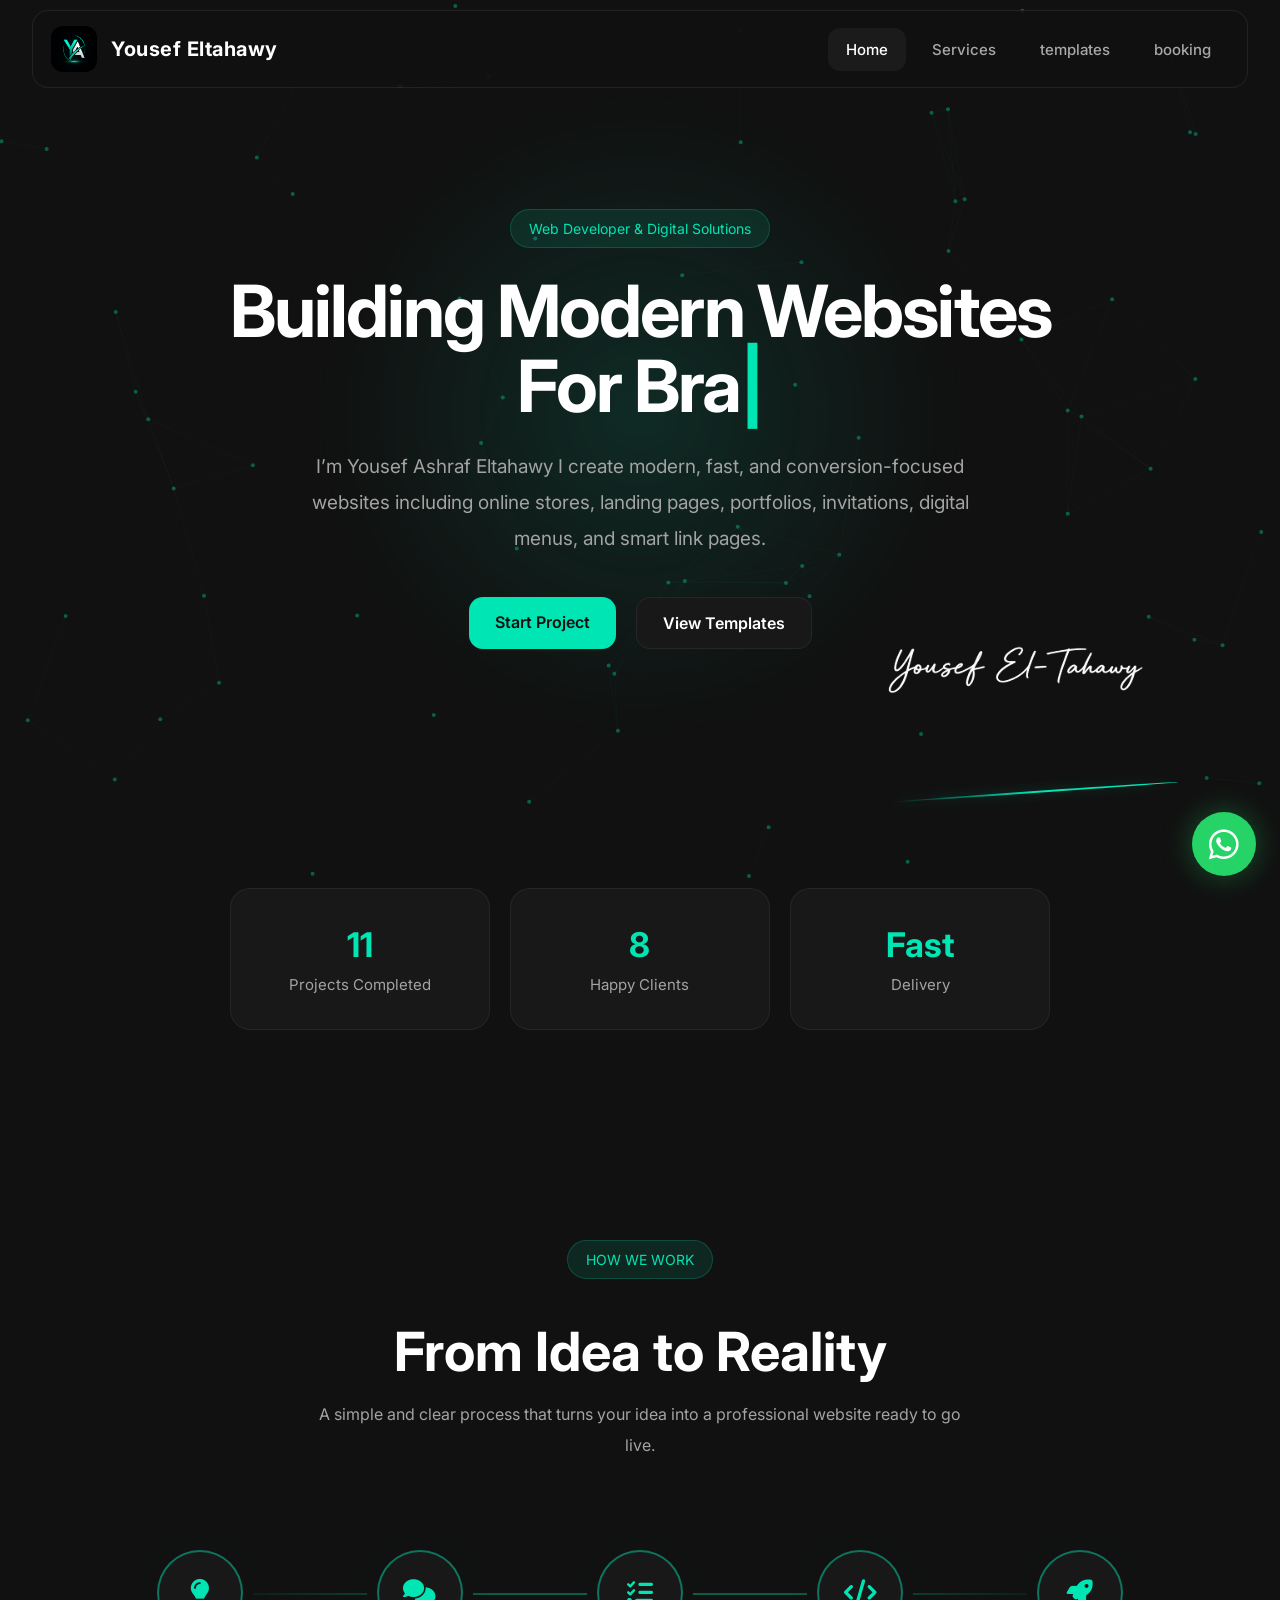
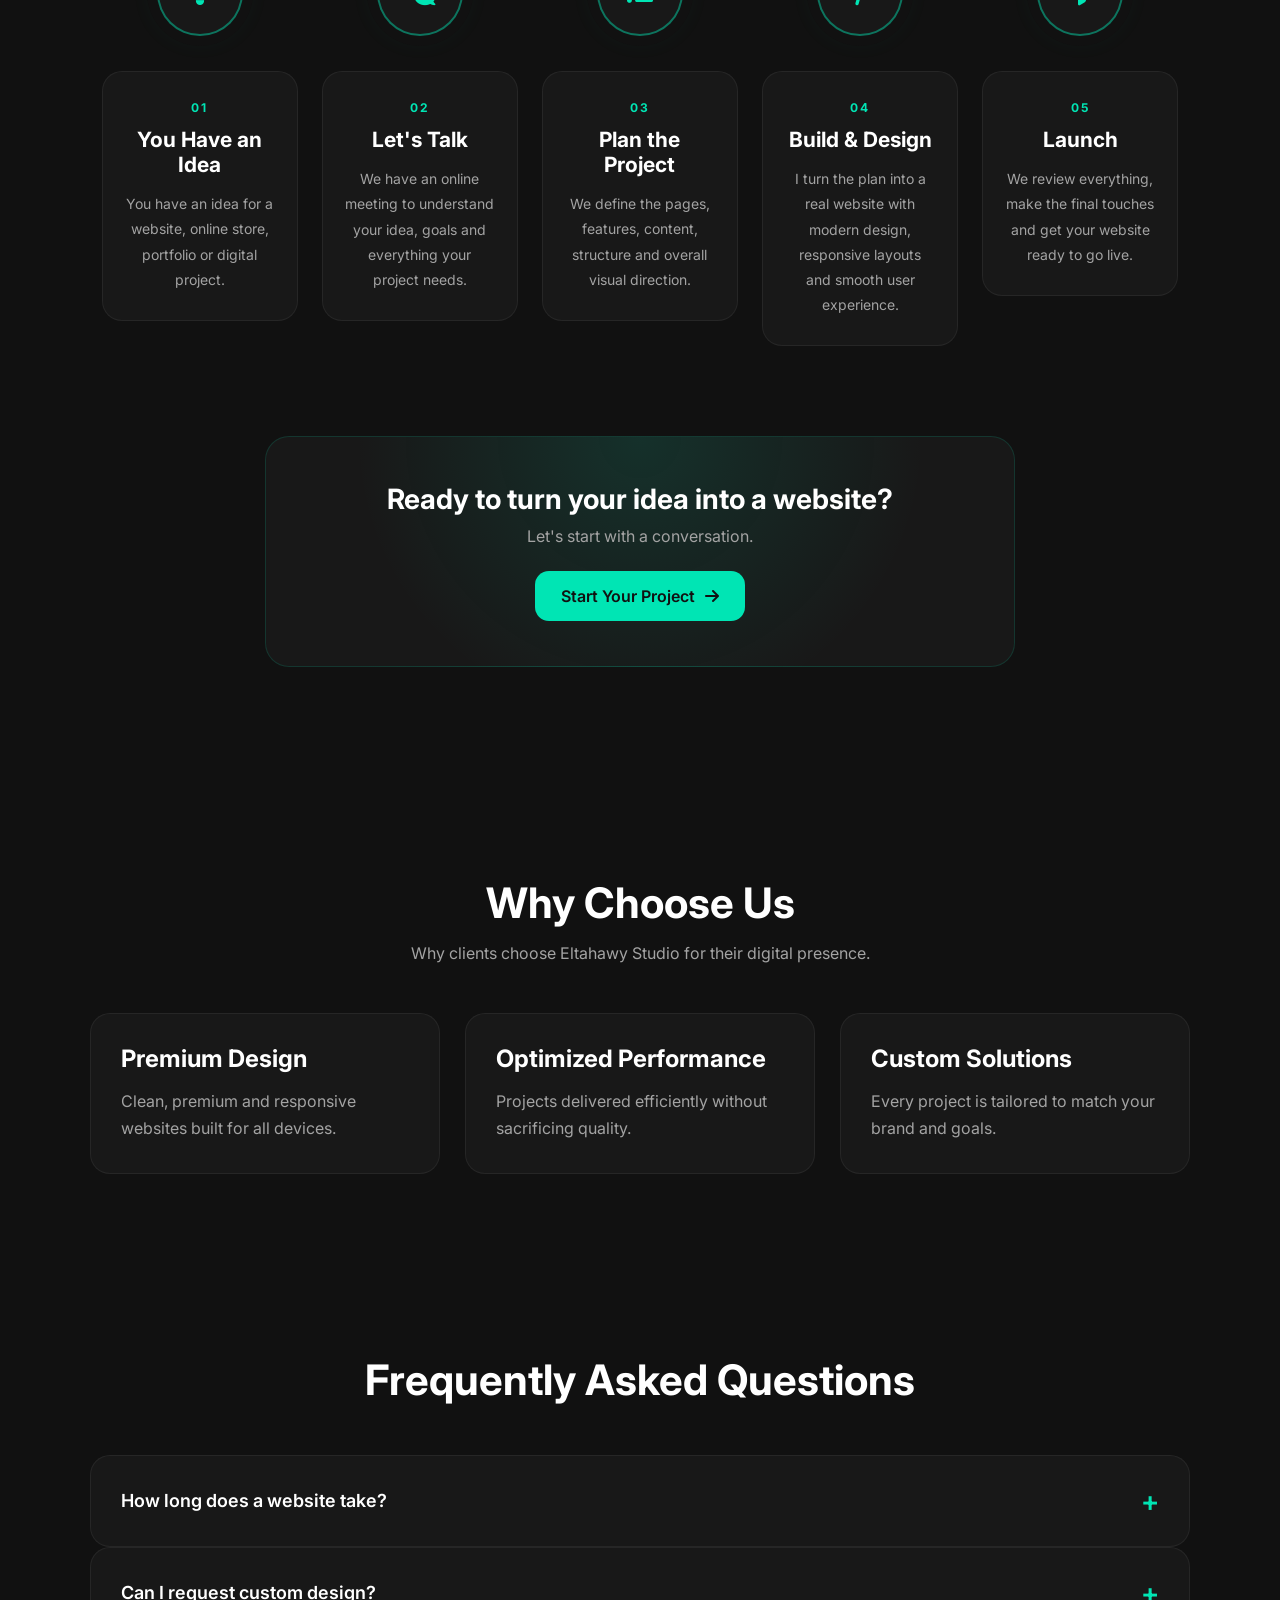
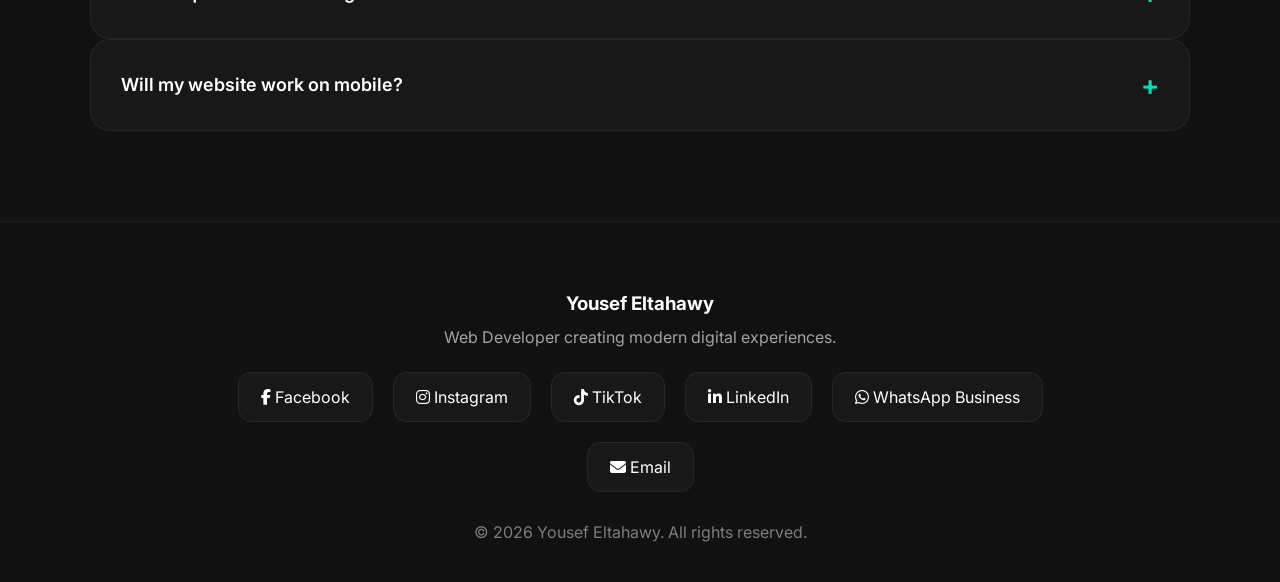
<file: index.html>
<!DOCTYPE html>
<html lang="en">
<head>

<meta charset="UTF-8">
<meta http-equiv="X-UA-Compatible" content="IE=edge">

<meta name="viewport" content="width=device-width, initial-scale=1.0, maximum-scale=5">

<!-- Google Verification -->
<meta name="google-site-verification" content="qsjFEqIGCmsPD7K8iKfn00CA_WCI45lHF5KEvevb60I">

<!-- Primary SEO -->
<title>Yousef Eltahawy | Professional Web Developer & UI/UX Designer</title>

<meta name="title" content="Yousef Eltahawy | Professional Web Developer">

<meta name="description" content="Official portfolio of Yousef Eltahawy. I create premium websites, landing pages, online stores, portfolios, business websites, QR menus and modern web experiences with stunning UI, smooth animations and responsive design.">

<meta name="keywords" content="
Yousef Eltahawy,
Web Developer,
Frontend Developer,
Website Developer,
Portfolio,
Landing Page,
Online Store,
Business Website,
UI Design,
UX Design,
HTML,
CSS,
JavaScript,
Responsive Website,
GitHub Portfolio,
Egypt Web Developer">

<meta name="author" content="Yousef Eltahawy">

<meta name="robots" content="index,follow,max-image-preview:large,max-snippet:-1,max-video-preview:-1">

<meta name="theme-color" content="#00E5B4">

<meta name="format-detection" content="telephone=no">

<meta name="language" content="English">

<meta name="revisit-after" content="7 days">

<link rel="canonical" href="https://yoyou458.github.io/home/">

<!-- Favicon -->

<link rel="icon" type="image/png" sizes="512x512" href="logo.png">
<link rel="shortcut icon" href="logo.png">
<link rel="apple-touch-icon" href="logo.png">

<!-- Open Graph -->

<meta property="og:type" content="website">

<meta property="og:site_name" content="Yousef Eltahawy">

<meta property="og:locale" content="en_US">

<meta property="og:url" content="https://yoyou458.github.io/home/">

<meta property="og:title" content="Yousef Eltahawy | Professional Web Developer">

<meta property="og:description" content="Premium websites, online stores, portfolios and landing pages with modern UI, smooth animations and responsive design.">

<meta property="og:image" content="https://yoyou458.github.io/home/logo.png">

<meta property="og:image:secure_url" content="https://yoyou458.github.io/home/logo.png">

<meta property="og:image:type" content="image/png">

<meta property="og:image:width" content="1200">

<meta property="og:image:height" content="630">

<meta property="og:image:alt" content="Yousef Eltahawy Logo">

<!-- Twitter -->

<meta name="twitter:card" content="summary_large_image">

<meta name="twitter:title" content="Yousef Eltahawy | Professional Web Developer">

<meta name="twitter:description" content="Modern websites, online stores, portfolios and responsive web development.">

<meta name="twitter:image" content="https://yoyou458.github.io/home/logo.png">

<meta name="twitter:image:alt" content="Yousef Eltahawy Logo">

<!-- PWA -->

<meta name="application-name" content="Yousef Eltahawy">

<meta name="apple-mobile-web-app-title" content="Yousef Eltahawy">

<meta name="apple-mobile-web-app-capable" content="yes">

<meta name="apple-mobile-web-app-status-bar-style" content="black-translucent">

<!-- Structured Data -->

<script type="application/ld+json">
{
 "@context":"https://schema.org",
 "@type":"Person",
 "name":"Yousef Eltahawy",
 "url":"https://yoyou458.github.io/home/",
 "image":"https://yoyou458.github.io/home/logo.png",
 "jobTitle":"Web Developer",
 "description":"Professional Front-End Web Developer",
 "sameAs":[
   "https://github.com/yoyou458"
 ]
}
</script>

<!-- Performance -->

<link rel="preconnect" href="https://fonts.googleapis.com">

<link rel="preconnect" href="https://fonts.gstatic.com" crossorigin>

<link href="https://fonts.googleapis.com/css2?family=Inter:wght@300;400;500;600;700;800&display=swap" rel="stylesheet">

<link rel="stylesheet" href="https://cdnjs.cloudflare.com/ajax/libs/font-awesome/6.7.2/css/all.min.css">

<link rel="stylesheet" href="style.css">

</head>

<body>

    <canvas id="particles"></canvas>

<nav class="navbar">

    <a href="index.html" class="logo">
        <img src="logo.png" alt="Yousef Eltahawy Logo">
        <span>Yousef Eltahawy</span>
    </a>


    <div class="menu-toggle" id="menuToggle">
        <span></span>
        <span></span>
        <span></span>
    </div>


    <div class="nav-links" id="navLinks">

        <a href="index.html" class="active">
            Home
        </a>

        <a href="services.html">
            Services
        </a>

        <a href="templates.html">
            templates
        </a>

        <a href="booking.html">
            booking
        </a>

    </div>

</nav>

<section class="hero">

    <div class="hero-left">

        <span class="tag">
            Web Developer & Digital Solutions
        </span>

        <h1 id="typing-text"></h1>

        <p>
            I’m Yousef Ashraf Eltahawy
            I create modern, fast, and conversion-focused websites
            including online stores, landing pages, portfolios,
            invitations, digital menus, and smart link pages.
        </p>

        <div class="hero-buttons">
            <a href="booking.html" class="primary-btn">
                Start Project
            </a>

            <a href="templates.html" class="secondary-btn">
                View Templates
            </a>
        </div>

    </div>


    <!-- PERSONAL SIGNATURE -->

    <div class="hero-signature">

        <img
            src="signature.png"
            alt="Yousef El-Tahawy Signature"
        >

        <span></span>

    </div>

</section>

<div class="hero-stats">
    <div class="stat-box">
        <h3 class="counter" data-target="20">0</h3>
        <p>Projects Completed</p>
    </div>

    <div class="stat-box">
        <h3 class="counter" data-target="15">0</h3>
        <p>Happy Clients</p>
    </div>

    <div class="stat-box">
        <h3>Fast</h3>
        <p>Delivery</p>
    </div>
</div>

<!-- =========================
     HOW WE WORK
========================= -->

<section class="process-section">

    <div class="section-head process-head">

        <span class="tag">
            HOW WE WORK
        </span>

        <h2>
            From Idea to Reality
        </h2>

        <p>
            A simple and clear process that turns your idea
            into a professional website ready to go live.
        </p>

    </div>


    <div class="process-line">


        <!-- STEP 01 -->

        <div class="process-step">

            <div class="process-dot">
                <i class="fa-solid fa-lightbulb"></i>
            </div>

            <div class="process-card">

                <span class="process-number">
                    01
                </span>

                <h3>
                    You Have an Idea
                </h3>

                <p>
                    You have an idea for a website, online store,
                    portfolio or digital project.
                </p>

            </div>

        </div>


        <!-- STEP 02 -->

        <div class="process-step">

            <div class="process-dot">
                <i class="fa-solid fa-comments"></i>
            </div>

            <div class="process-card">

                <span class="process-number">
                    02
                </span>

                <h3>
                    Let's Talk
                </h3>

                <p>
                    We have an online meeting to understand your
                    idea, goals and everything your project needs.
                </p>

            </div>

        </div>


        <!-- STEP 03 -->

        <div class="process-step">

            <div class="process-dot">
                <i class="fa-solid fa-list-check"></i>
            </div>

            <div class="process-card">

                <span class="process-number">
                    03
                </span>

                <h3>
                    Plan the Project
                </h3>

                <p>
                    We define the pages, features, content,
                    structure and overall visual direction.
                </p>

            </div>

        </div>


        <!-- STEP 04 -->

        <div class="process-step">

            <div class="process-dot">
                <i class="fa-solid fa-code"></i>
            </div>

            <div class="process-card">

                <span class="process-number">
                    04
                </span>

                <h3>
                    Build & Design
                </h3>

                <p>
                    I turn the plan into a real website with
                    modern design, responsive layouts and smooth
                    user experience.
                </p>

            </div>

        </div>


        <!-- STEP 05 -->

        <div class="process-step">

            <div class="process-dot">
                <i class="fa-solid fa-rocket"></i>
            </div>

            <div class="process-card">

                <span class="process-number">
                    05
                </span>

                <h3>
                    Launch
                </h3>

                <p>
                    We review everything, make the final touches
                    and get your website ready to go live.
                </p>

            </div>

        </div>

    </div>


    <div class="process-cta">

        <h3>
            Ready to turn your idea into a website?
        </h3>

        <p>
            Let's start with a conversation.
        </p>

        <a href="booking.html" class="primary-btn">
            Start Your Project
            <i class="fa-solid fa-arrow-right"></i>
        </a>

    </div>

</section>


<section class="why-us">
    <div class="section-head">
        <h2>Why Choose Us</h2>
        <p>Why clients choose Eltahawy Studio for their digital presence.</p>
    </div>

    <div class="why-grid">
        <div class="why-card">
            <h3>Premium Design</h3>
            <p>Clean, premium and responsive websites built for all devices.</p>
        </div>

        <div class="why-card">
            <h3>Optimized Performance</h3>
            <p>Projects delivered efficiently without sacrificing quality.</p>
        </div>

        <div class="why-card">
            <h3>Custom Solutions</h3>
            <p>Every project is tailored to match your brand and goals.</p>
        </div>
    </div>
</section>

<section class="faq-section">
    <div class="section-head">
        <h2>Frequently Asked Questions</h2>
    </div>

<div class="faq-item">
    <button class="faq-question">
        <span>How long does a website take?</span>
        <span class="faq-icon">+</span>
    </button>

    <div class="faq-answer">
        <p>
            Most websites are completed within a few days
            depending on complexity.
        </p>
    </div>
</div>

<div class="faq-item">
    <button class="faq-question">
        <span>Can I request custom design?</span>
        <span class="faq-icon">+</span>
    </button>

    <div class="faq-answer">
        <p>
            Yes, every project can be fully customized based on your vision.
        </p>
    </div>
</div>

<div class="faq-item">
    <button class="faq-question">
        <span>Will my website work on mobile?</span>
        <span class="faq-icon">+</span>
    </button>

    <div class="faq-answer">
        <p>
            Yes, all websites are fully responsive and optimized for mobile devices.
        </p>
    </div>
</div>
    </div>
</section>


 <!-- FOOTER -->

    <footer class="footer">

        <div class="footer-content">

            <h3>
                Yousef Eltahawy
            </h3>

            <p>
                Web Developer creating modern digital experiences.
            </p>


            <div class="footer-buttons">

                <a href="https://www.facebook.com/profile.php?id=61593084830666"
                   target="_blank"
                   rel="noopener noreferrer">

                    <i class="fa-brands fa-facebook-f"></i>

                    Facebook

                </a>


                <a href="https://www.instagram.com/yousefeltahawy.dev/"
                   target="_blank"
                   rel="noopener noreferrer">

                    <i class="fa-brands fa-instagram"></i>

                    Instagram

                </a>


                <a href="https://www.tiktok.com/@yousefeltahawy"
                   target="_blank"
                   rel="noopener noreferrer">

                    <i class="fa-brands fa-tiktok"></i>

                    TikTok

                </a>


                <a href="https://www.linkedin.com/in/yousef-el-tahawy/"
                   target="_blank"
                   rel="noopener noreferrer">

                    <i class="fa-brands fa-linkedin-in"></i>

                    LinkedIn

                </a>

                <a href="https://wa.me/20111443002"
   target="_blank"
   rel="noopener noreferrer">

    <i class="fa-brands fa-whatsapp"></i>

    WhatsApp Business

</a>

<a href="mailto:yousefeltahawyashraf@gmail.com">

    <i class="fa-solid fa-envelope"></i>

    Email

</a>

            </div>


            <span>
                © 2026 Yousef Eltahawy. All rights reserved.
            </span>

        </div>

    </footer>




<a href="https://wa.me/201114430072"
   class="whatsapp-float"
   target="_blank">
   <i class="fa-brands fa-whatsapp"></i>
</a>


<script src="script.js"></script>

</body>
</html>
</file>
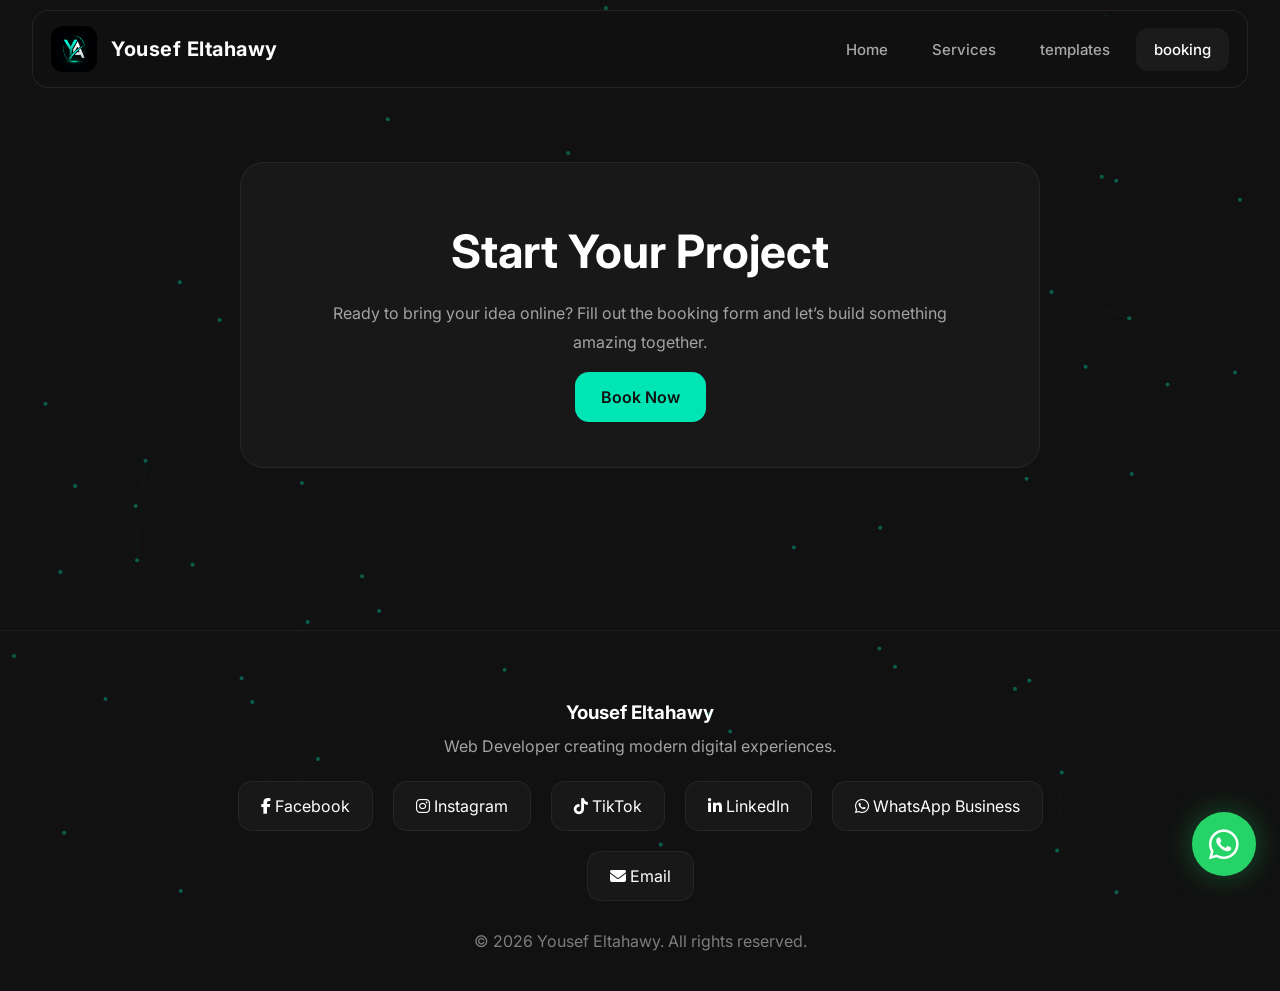
<file: booking.html>
<!DOCTYPE html>
<html lang="en">
<head>
<meta charset="UTF-8">
<meta name="viewport" content="width=device-width, initial-scale=1.0">

<title>Booking | Yousef El-Tahawy</title>

<link rel="icon" type="image/png" href="logo.png">

<link rel="stylesheet" href="style.css">

<link href="https://fonts.googleapis.com/css2?family=Inter:wght@300;400;500;600;700&display=swap" rel="stylesheet">

<link rel="stylesheet"
href="https://cdnjs.cloudflare.com/ajax/libs/font-awesome/6.5.1/css/all.min.css">
</head>
<body>

    <canvas id="particles"></canvas>

<nav class="navbar">

    <a href="index.html" class="logo">
        <img src="logo.png" alt="Yousef Eltahawy Logo">
        <span>Yousef Eltahawy</span>
    </a>


    <div class="menu-toggle" id="menuToggle">
        <span></span>
        <span></span>
        <span></span>
    </div>


    <div class="nav-links" id="navLinks">

        <a href="index.html">
            Home
        </a>

        <a href="services.html">
            Services
        </a>

        <a href="templates.html">
            templates
        </a>

        <a href="booking.html" class="active">
            booking
        </a>

    </div>

</nav>

<section class="booking-section">
    <div class="booking-wrapper">

        <div class="booking-card">
            <h2>Start Your Project</h2>

            <p>
                Ready to bring your idea online?
                Fill out the booking form and let’s build
                something amazing together.
            </p>

            <a href="https://docs.google.com/forms/d/e/1FAIpQLSdOYrpXJeT7xDEHr2HBTE9OMsaOVinkFL7rIfGzCHz_5NhXmg/viewform?usp=publish-editor"
               target="_blank"
               class="primary-btn">
                Book Now
            </a>
        </div>

    </div>
</section>

 <!-- FOOTER -->

    <footer class="footer">

        <div class="footer-content">

            <h3>
                Yousef Eltahawy
            </h3>

            <p>
                Web Developer creating modern digital experiences.
            </p>


            <div class="footer-buttons">

                <a href="https://www.facebook.com/profile.php?id=61593084830666"
                   target="_blank"
                   rel="noopener noreferrer">

                    <i class="fa-brands fa-facebook-f"></i>

                    Facebook

                </a>


                <a href="https://www.instagram.com/yousefeltahawy.dev/"
                   target="_blank"
                   rel="noopener noreferrer">

                    <i class="fa-brands fa-instagram"></i>

                    Instagram

                </a>


                <a href="https://www.tiktok.com/@yousefeltahawy"
                   target="_blank"
                   rel="noopener noreferrer">

                    <i class="fa-brands fa-tiktok"></i>

                    TikTok

                </a>


                <a href="https://www.linkedin.com/in/yousef-el-tahawy/"
                   target="_blank"
                   rel="noopener noreferrer">

                    <i class="fa-brands fa-linkedin-in"></i>

                    LinkedIn

                </a>

<a href="https://wa.me/20111443002"
   target="_blank"
   rel="noopener noreferrer">

    <i class="fa-brands fa-whatsapp"></i>

    WhatsApp Business

</a>

<a href="mailto:yousefeltahawyashraf@gmail.com">

    <i class="fa-solid fa-envelope"></i>

    Email

</a>

            </div>


            <span>
                © 2026 Yousef Eltahawy. All rights reserved.
            </span>

        </div>

    </footer>


<script src="script.js"></script>

<a href="https://wa.me/201114430072"
   class="whatsapp-float"
   target="_blank">
   <i class="fa-brands fa-whatsapp"></i>
</a>

</body>
</html>
</file>
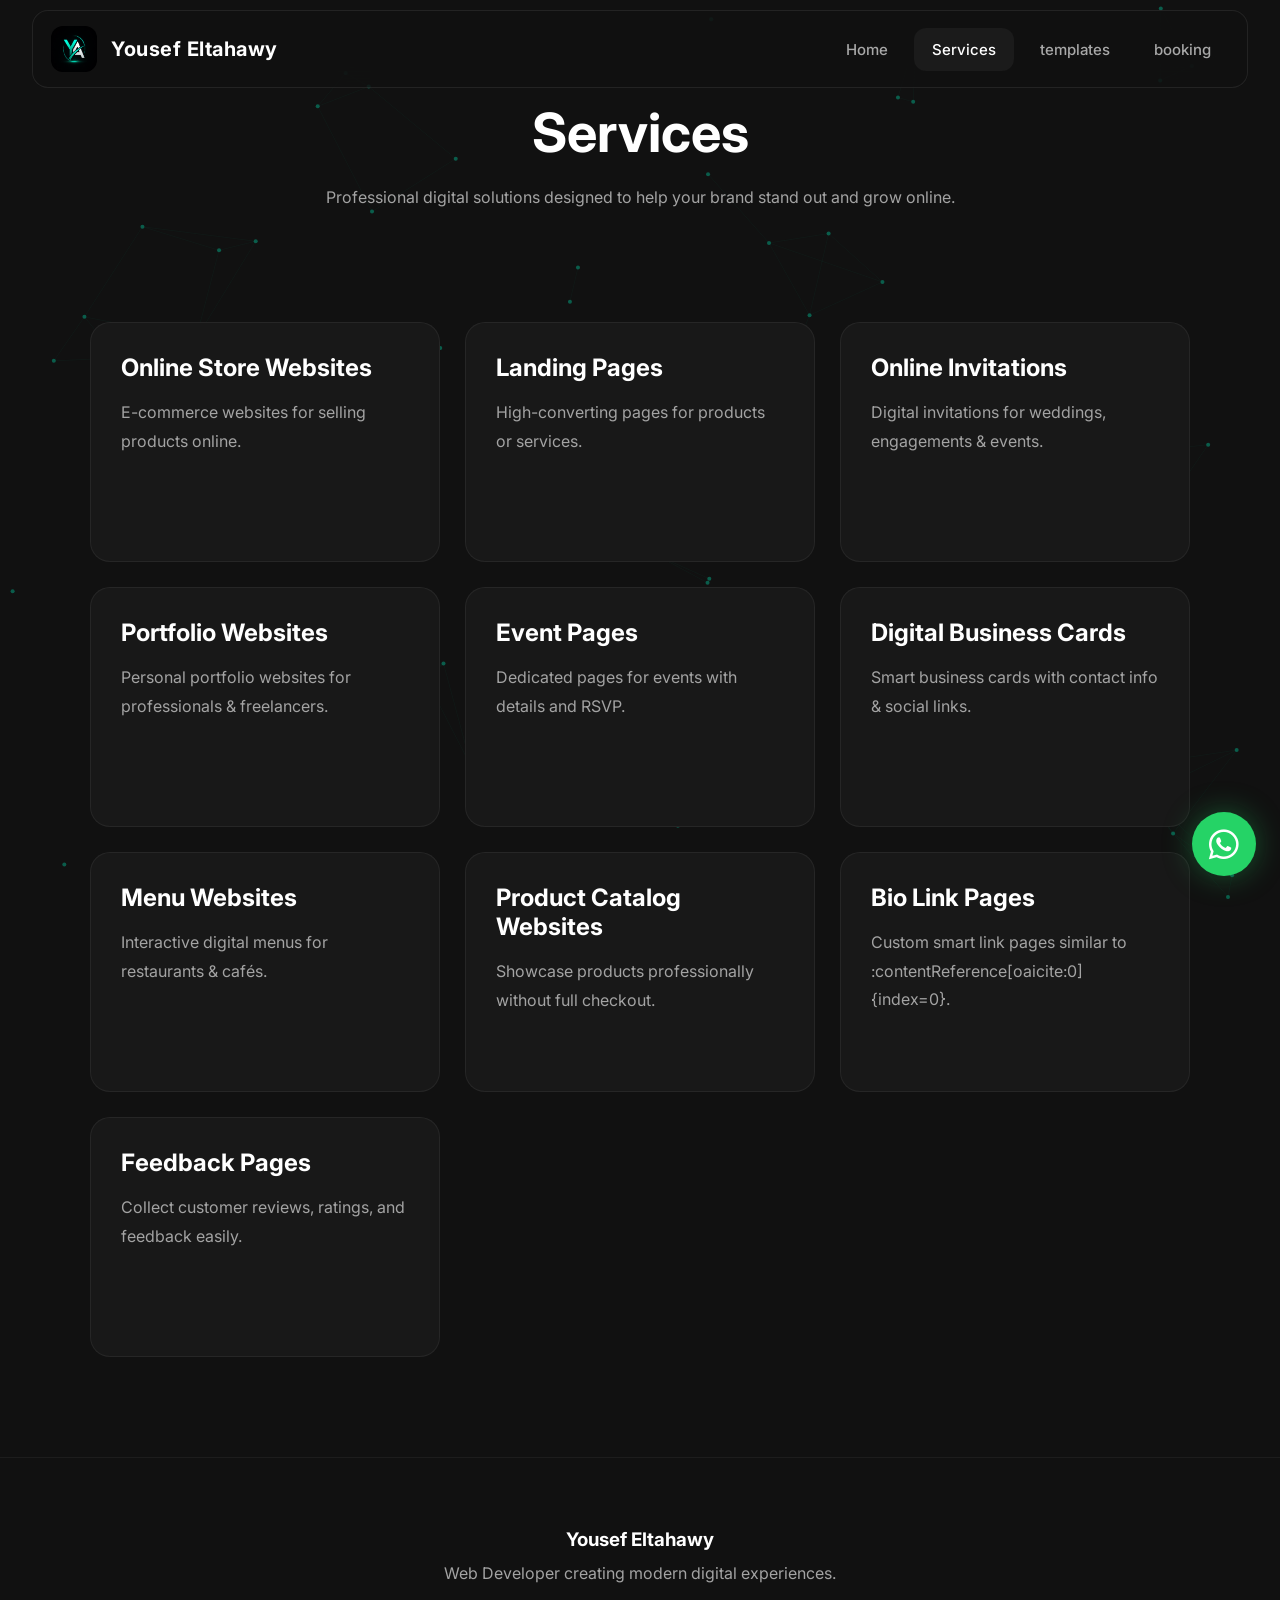
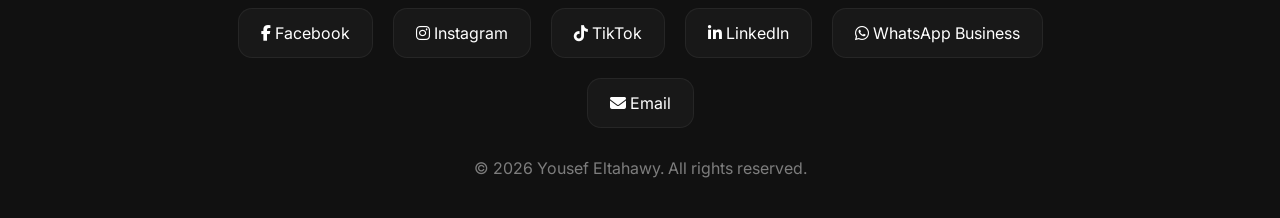
<file: services.html>
<!DOCTYPE html>
<html lang="en">
<head>
<meta charset="UTF-8">
<meta name="viewport" content="width=device-width, initial-scale=1.0">

<title>Services |Yousef El-Tahawy</title>

<link rel="icon" type="image/png" href="logo.png">

<link rel="stylesheet" href="style.css">

<link href="https://fonts.googleapis.com/css2?family=Inter:wght@300;400;500;600;700&display=swap" rel="stylesheet">

<link rel="stylesheet"
href="https://cdnjs.cloudflare.com/ajax/libs/font-awesome/6.5.1/css/all.min.css">
</head>
<body>

    <canvas id="particles"></canvas>

<nav class="navbar">

    <a href="index.html" class="logo">
        <img src="logo.png" alt="Yousef Eltahawy Logo">
        <span>Yousef Eltahawy</span>
    </a>


    <div class="menu-toggle" id="menuToggle">
        <span></span>
        <span></span>
        <span></span>
    </div>


    <div class="nav-links" id="navLinks">

        <a href="index.html">
            Home
        </a>

        <a href="services.html" class="active">
            Services
        </a>

        <a href="templates.html">
            templates
        </a>

        <a href="booking.html">
            booking
        </a>

    </div>

</nav>

<section class="page-hero">
    <h1>Services</h1>
    <p>
        Professional digital solutions designed to help your brand
        stand out and grow online.
    </p>
</section>

<section class="services-section">
    <div class="services-grid">

        <div class="service-card">
            <h3>Online Store Websites</h3>
            <p>E-commerce websites for selling products online.</p>
        </div>

        <div class="service-card">
            <h3>Landing Pages</h3>
            <p>High-converting pages for products or services.</p>
        </div>

        <div class="service-card">
            <h3>Online Invitations</h3>
            <p>Digital invitations for weddings, engagements & events.</p>
        </div>

        <div class="service-card">
            <h3>Portfolio Websites</h3>
            <p>Personal portfolio websites for professionals & freelancers.</p>
        </div>

        <div class="service-card">
            <h3>Event Pages</h3>
            <p>Dedicated pages for events with details and RSVP.</p>
        </div>

        <div class="service-card">
            <h3>Digital Business Cards</h3>
            <p>Smart business cards with contact info & social links.</p>
        </div>

        <div class="service-card">
            <h3>Menu Websites</h3>
            <p>Interactive digital menus for restaurants & cafés.</p>
        </div>

        <div class="service-card">
            <h3>Product Catalog Websites</h3>
            <p>Showcase products professionally without full checkout.</p>
        </div>

        <div class="service-card">
            <h3>Bio Link Pages</h3>
            <p>Custom smart link pages similar to :contentReference[oaicite:0]{index=0}.</p>
        </div>

        <div class="service-card">
            <h3>Feedback Pages</h3>
            <p>Collect customer reviews, ratings, and feedback easily.</p>
        </div>

    </div>
</section>

 <!-- FOOTER -->

    <footer class="footer">

        <div class="footer-content">

            <h3>
                Yousef Eltahawy
            </h3>

            <p>
                Web Developer creating modern digital experiences.
            </p>


            <div class="footer-buttons">

                <a href="https://www.facebook.com/profile.php?id=61593084830666"
                   target="_blank"
                   rel="noopener noreferrer">

                    <i class="fa-brands fa-facebook-f"></i>

                    Facebook

                </a>


                <a href="https://www.instagram.com/yousefeltahawy.dev/"
                   target="_blank"
                   rel="noopener noreferrer">

                    <i class="fa-brands fa-instagram"></i>

                    Instagram

                </a>


                <a href="https://www.tiktok.com/@yousefeltahawy"
                   target="_blank"
                   rel="noopener noreferrer">

                    <i class="fa-brands fa-tiktok"></i>

                    TikTok

                </a>


                <a href="https://www.linkedin.com/in/yousef-el-tahawy/"
                   target="_blank"
                   rel="noopener noreferrer">

                    <i class="fa-brands fa-linkedin-in"></i>

                    LinkedIn

                </a>

<a href="https://wa.me/20111443002"
   target="_blank"
   rel="noopener noreferrer">

    <i class="fa-brands fa-whatsapp"></i>

    WhatsApp Business

</a>

<a href="mailto:yousefeltahawyashraf@gmail.com">

    <i class="fa-solid fa-envelope"></i>

    Email

</a>

            </div>


            <span>
                © 2026 Yousef Eltahawy. All rights reserved.
            </span>

        </div>

    </footer>


<script src="script.js"></script>

<a href="https://wa.me/201114430072"
   class="whatsapp-float"
   target="_blank">
   <i class="fa-brands fa-whatsapp"></i>
</a>

</body>
</html>
</file>
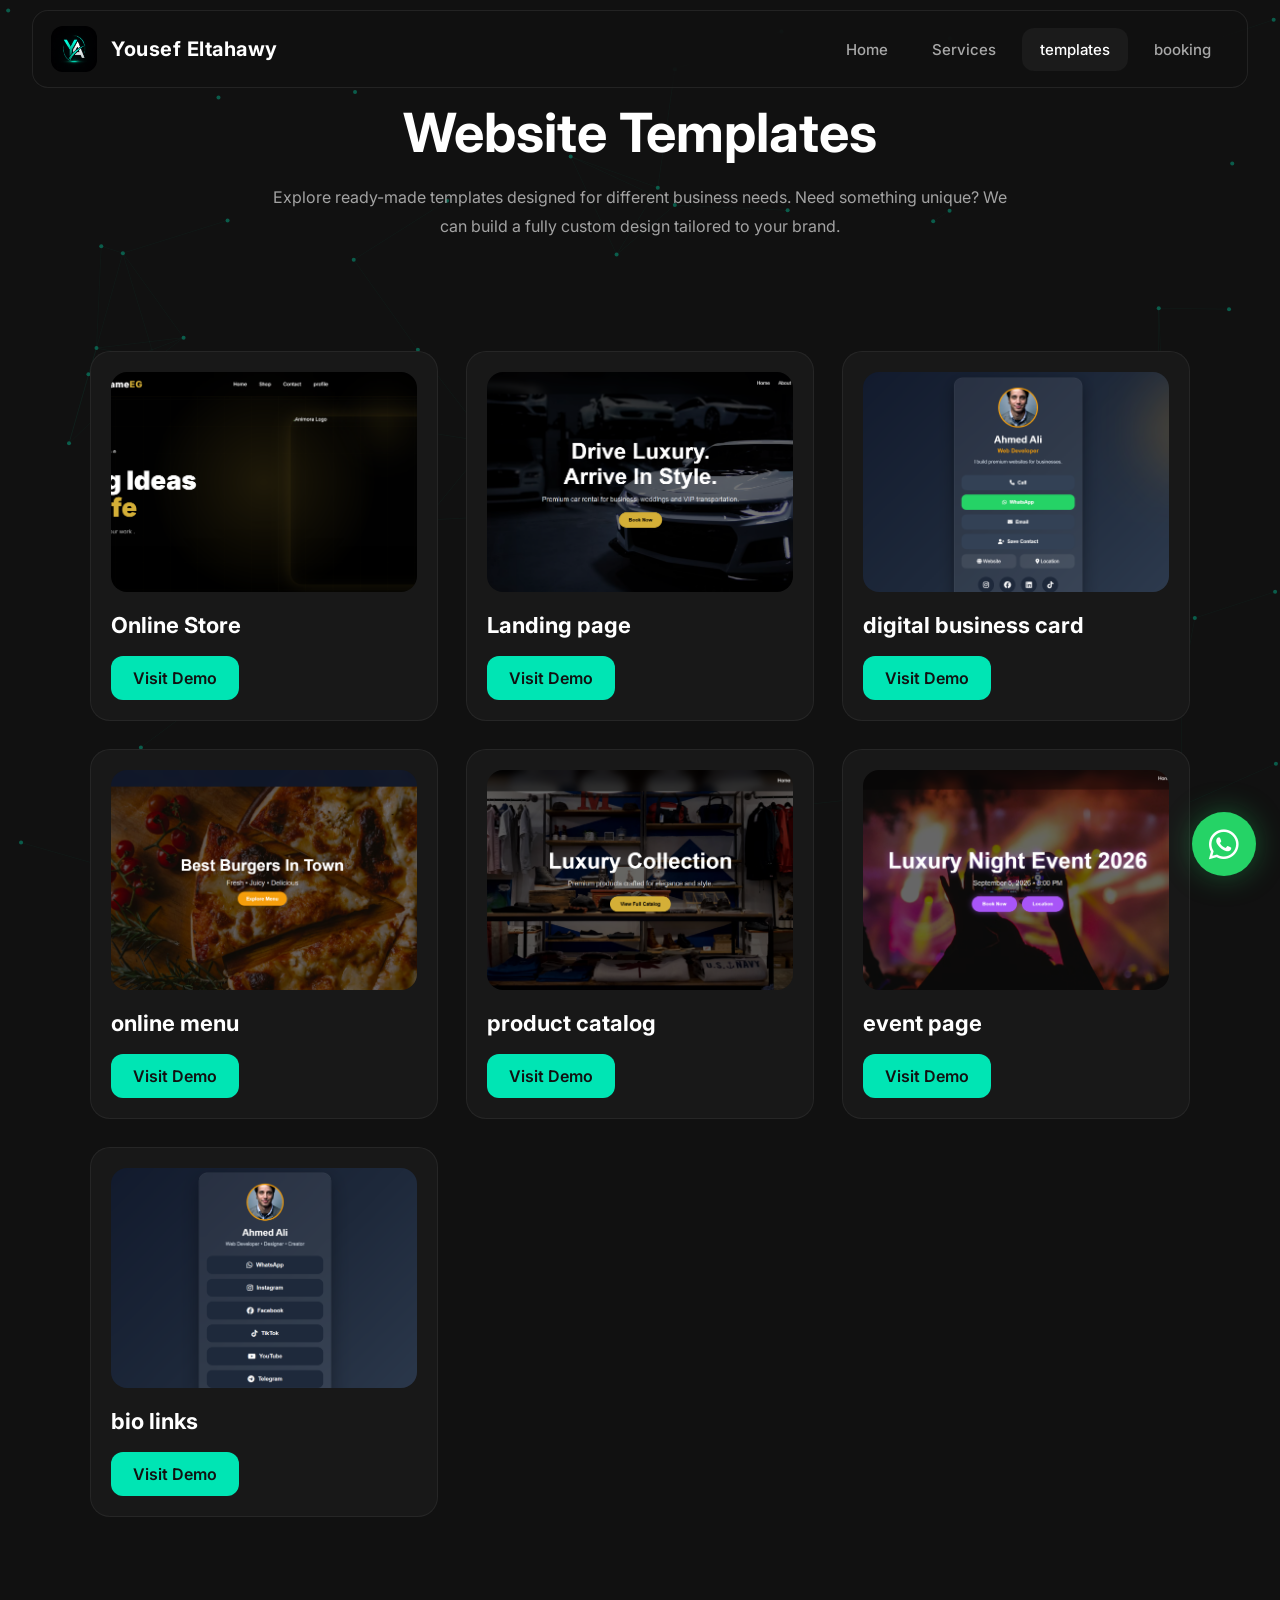
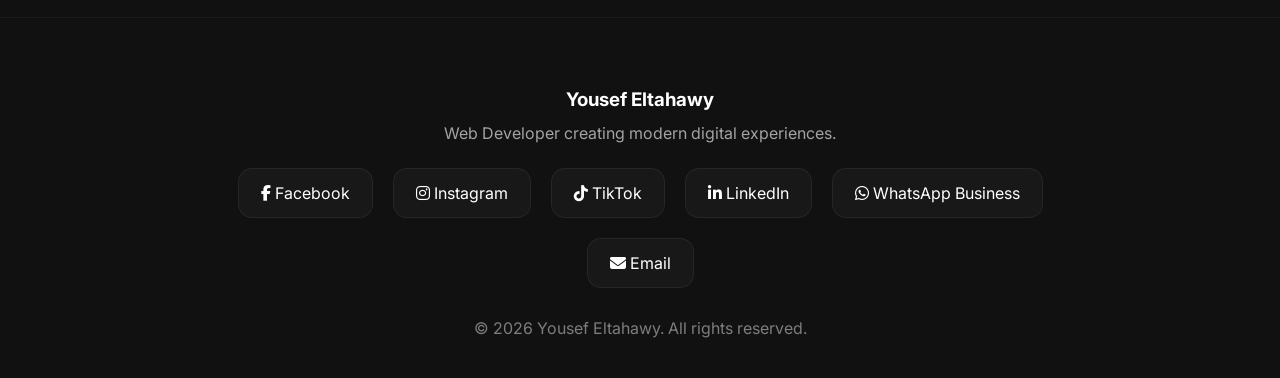
<file: templates.html>
<!DOCTYPE html>
<html lang="en">
<head>
<meta charset="UTF-8">
<meta name="viewport" content="width=device-width, initial-scale=1.0">

<title>Templates |Yousef El-Tahawy</title>

<link rel="icon" type="image/png" href="logo.png">

<link rel="stylesheet" href="style.css">

<link href="https://fonts.googleapis.com/css2?family=Inter:wght@300;400;500;600;700&display=swap" rel="stylesheet">

<link rel="stylesheet"
href="https://cdnjs.cloudflare.com/ajax/libs/font-awesome/6.5.1/css/all.min.css">
</head>
<body>

    <canvas id="particles"></canvas>

<nav class="navbar">

    <a href="index.html" class="logo">
        <img src="logo.png" alt="Yousef Eltahawy Logo">
        <span>Yousef Eltahawy</span>
    </a>


    <div class="menu-toggle" id="menuToggle">
        <span></span>
        <span></span>
        <span></span>
    </div>


        <div class="nav-links" id="navLinks">

        <a href="index.html">
            Home
        </a>

        <a href="services.html">
            Services
        </a>

        <a href="templates.html" class="active">
            templates
        </a>

        <a href="booking.html">
            booking
        </a>

    </div>

</nav>

<section class="page-hero">
    <h1>Website Templates</h1>
    <p>
        Explore ready-made templates designed for different business needs.
        Need something unique? We can build a fully custom design tailored to your brand.
    </p>
</section>

<section class="templates-section">
    <div class="templates-grid">

        <div class="template-card">
            <img src="template1.png" alt="">
            <h3>Online Store </h3>
            <a href=" https://devlauncheg.github.io/tamplete-1/" class="visit-btn">Visit Demo</a>
        </div>

        <div class="template-card">
            <img src="template2.png" alt="">
            <h3>Landing page</h3>
            <a href=" https://devlauncheg.github.io/tamplete-2/" class="visit-btn">Visit Demo</a>
        </div>

        <div class="template-card">
            <img src="template3.png" alt="">
            <h3>digital business card </h3>
            <a href="https://devlauncheg.github.io/te/" class="visit-btn">Visit Demo</a>
        </div>

        <div class="template-card">
            <img src="template4.png" alt="">
            <h3>online menu</h3>
            <a href="https://devlauncheg.github.io/tem/" class="visit-btn">Visit Demo</a>
        </div>

        <div class="template-card">
            <img src="template7.png" alt="">
            <h3>product catalog</h3>
            <a href=" https://devlauncheg.github.io/tempe/" class="visit-btn">Visit Demo</a>
        </div>

        <div class="template-card">
            <img src="template6.png" alt="">
            <h3>event page</h3>
            <a href=" https://devlauncheg.github.io/eve/" class="visit-btn">Visit Demo</a>
        </div>

                <div class="template-card">
            <img src="template5.png" alt="">
            <h3>bio links</h3>
            <a href=" https://devlauncheg.github.io/bio/" class="visit-btn">Visit Demo</a>
        </div>

    </div>

</section>

 <!-- FOOTER -->

    <footer class="footer">

        <div class="footer-content">

            <h3>
                Yousef Eltahawy
            </h3>

            <p>
                Web Developer creating modern digital experiences.
            </p>


            <div class="footer-buttons">

                <a href="https://www.facebook.com/profile.php?id=61593084830666"
                   target="_blank"
                   rel="noopener noreferrer">

                    <i class="fa-brands fa-facebook-f"></i>

                    Facebook

                </a>


                <a href="https://www.instagram.com/yousefeltahawy.dev/"
                   target="_blank"
                   rel="noopener noreferrer">

                    <i class="fa-brands fa-instagram"></i>

                    Instagram

                </a>


                <a href="https://www.tiktok.com/@yousefeltahawy"
                   target="_blank"
                   rel="noopener noreferrer">

                    <i class="fa-brands fa-tiktok"></i>

                    TikTok

                </a>


                <a href="https://www.linkedin.com/in/yousef-el-tahawy/"
                   target="_blank"
                   rel="noopener noreferrer">

                    <i class="fa-brands fa-linkedin-in"></i>

                    LinkedIn

                </a>

<a href="https://wa.me/20111443002"
   target="_blank"
   rel="noopener noreferrer">

    <i class="fa-brands fa-whatsapp"></i>

    WhatsApp Business

</a>

<a href="mailto:yousefeltahawyashraf@gmail.com">

    <i class="fa-solid fa-envelope"></i>

    Email

</a>

            </div>


            <span>
                © 2026 Yousef Eltahawy. All rights reserved.
            </span>

        </div>

    </footer>


<script src="script.js"></script>

<a href="https://wa.me/201114430072"
   class="whatsapp-float"
   target="_blank">
   <i class="fa-brands fa-whatsapp"></i>
</a>

</body>
</html>
</file>
<file: style.css>
/* =========================================================
   GLOBAL
========================================================= */

:root {
    --bg: #111111;
    --card: #181818;
    --card-hover: #1b1b1b;

    --white: #ffffff;
    --text: #f5f5f5;
    --muted: #a3a3a3;
    --muted-dark: #7d7d7d;

    --accent: #00e5b4;
    --accent-soft: rgba(0, 229, 180, 0.12);
    --accent-border: rgba(0, 229, 180, 0.3);

    --border: rgba(255, 255, 255, 0.06);
    --border-light: rgba(255, 255, 255, 0.08);

    --radius-sm: 12px;
    --radius-md: 16px;
    --radius-lg: 20px;
    --radius-xl: 24px;

    --transition: 0.35s ease;
}

* {
    margin: 0;
    padding: 0;
    box-sizing: border-box;
}

html {
    scroll-behavior: smooth;
}

body {
    position: relative;
    min-height: 100vh;
    overflow-x: hidden;

    font-family: "Inter", sans-serif;

    background: var(--bg);
    color: var(--white);
}

a {
    color: inherit;
    text-decoration: none;
}

button,
input,
textarea,
select {
    font: inherit;
}

img {
    display: block;
    max-width: 100%;
}

section {
    position: relative;
}


/* =========================================================
   PARTICLES
========================================================= */

#particles {
    position: fixed;
    inset: 0;

    width: 100%;
    height: 100%;

    opacity: 0.45;

    pointer-events: none;
    z-index: -1;
}


/* =========================================================
   NAVBAR
========================================================= */

.navbar {
    position: fixed;
    top: 10px;
    left: 50%;

    width: 95%;
    max-width: 1250px;

    padding: 15px 18px;

    display: flex;
    align-items: center;
    justify-content: space-between;

    transform: translateX(-50%);

    background: rgba(18, 18, 18, 0.65);
    backdrop-filter: blur(18px);
    -webkit-backdrop-filter: blur(18px);

    border: 1px solid var(--border-light);
    border-radius: var(--radius-md);

    z-index: 9999;

    transition:
        border-color var(--transition),
        box-shadow var(--transition);
}

.navbar:hover {
    border-color: rgba(0, 229, 180, 0.25);

    box-shadow:
        0 12px 35px rgba(0, 0, 0, 0.35),
        0 0 20px rgba(0, 229, 180, 0.08);
}


/* =========================================================
   LOGO
========================================================= */

.logo {
    display: flex;
    align-items: center;
    gap: 14px;

    font-size: 20px;
    font-weight: 700;
    letter-spacing: 0.5px;
}

.logo img {
    width: 46px;
    height: 46px;

    border-radius: 12px;

    transition: var(--transition);
}

.logo:hover img {
    transform: rotate(-8deg) scale(1.08);
}


/* =========================================================
   NAV LINKS
========================================================= */

.nav-links {
    display: flex;
    align-items: center;
    gap: 8px;
}

.nav-links a {
    position: relative;

    padding: 12px 18px;

    color: #a8a8a8;

    font-size: 15px;
    font-weight: 500;

    border-radius: var(--radius-sm);

    transition:
        background var(--transition),
        color var(--transition);
}

.nav-links a:hover,
.nav-links .active {
    color: var(--white);
    background: var(--card-hover);
}


/* =========================================================
   MOBILE MENU
========================================================= */

.menu-toggle {
    display: none;

    flex-direction: column;
    gap: 5px;

    cursor: pointer;
}

.menu-toggle span {
    width: 28px;
    height: 3px;

    background: var(--white);

    border-radius: 20px;
}


/* =========================================================
   NAV BUTTON
========================================================= */

.nav-btn {
    padding: 13px 22px;

    color: #111;
    background: var(--accent);

    border-radius: 14px;

    font-weight: 700;

    transition: var(--transition);
}

.nav-btn:hover {
    transform: translateY(-3px);

    box-shadow: 0 0 25px rgba(0, 229, 180, 0.4);
}


/* =========================================================
   HERO
========================================================= */

.hero {
    min-height: 92vh;

    display: flex;
    align-items: center;
    justify-content: center;

    padding: 120px 20px 90px;

    text-align: center;
}

.hero::before {
    content: "";

    position: absolute;

    width: 650px;
    height: 650px;

    top: 50%;
    left: 50%;

    transform: translate(-50%, -50%);

    background: radial-gradient(
        circle,
        rgba(0, 229, 180, 0.12),
        transparent 70%
    );

    filter: blur(10px);

    z-index: -1;
}

.hero-left {
    max-width: 850px;

    display: flex;
    flex-direction: column;
    align-items: center;

    animation: fadeUp 1s ease;
}

.hero-right {
    position: relative;
}


/* =========================================================
   HERO TAG
========================================================= */

.tag {
    display: inline-block;

    padding: 10px 18px;
    margin-bottom: 25px;

    color: var(--accent);

    background: rgba(0, 229, 180, 0.1);

    border: 1px solid rgba(0, 229, 180, 0.2);
    border-radius: 999px;

    font-size: 14px;
}


/* =========================================================
   HERO TYPOGRAPHY
========================================================= */

.hero h1 {
    margin-bottom: 25px;

    font-size: 72px;
    line-height: 1.05;
    letter-spacing: -2px;
}

.hero p {
    max-width: 700px;

    margin-bottom: 40px;

    color: var(--muted);

    font-size: 19px;
    line-height: 1.9;
}


/* =========================================================
   HERO BUTTONS
========================================================= */

.hero-buttons {
    display: flex;
    justify-content: center;
    flex-wrap: wrap;
    gap: 20px;
}

.primary-btn,
.secondary-btn {
    padding: 15px 26px;

    border-radius: 14px;

    font-weight: 600;

    transition: var(--transition);
}

.primary-btn {
    color: #111;
    background: var(--accent);
}

.secondary-btn {
    background: var(--card);
    border: 1px solid var(--border);
}

.primary-btn:hover,
.secondary-btn:hover {
    transform: translateY(-4px);
}

.primary-btn:hover {
    box-shadow: 0 12px 28px rgba(0, 229, 180, 0.2);
}


/* =========================================================
   HERO STATS
========================================================= */

.hero-stats {
    width: 100%;
    max-width: 1000px;

    margin: 60px auto 90px;
    padding: 0 7%;

    display: grid;
    grid-template-columns: repeat(3, 1fr);

    gap: 20px;
}

.stat-box {
    padding: 35px 20px;

    text-align: center;

    background: var(--card);

    border: 1px solid var(--border);
    border-radius: var(--radius-lg);

    transition: var(--transition);
}

.stat-box:hover {
    transform: translateY(-5px);

    border-color: var(--accent-border);
}

.stat-box h3 {
    margin-bottom: 10px;

    color: var(--accent);

    font-size: 34px;
}

.stat-box p {
    margin: 0;

    color: var(--muted);

    font-size: 15px;
}


/* =========================================================
   TYPING TEXT
========================================================= */

#typing-text {
    min-height: 140px;
}

#typing-text::after {
    content: "|";

    color: var(--accent);

    animation: blink 0.7s infinite;
}


/* =========================================================
   GENERAL SECTION HEAD
========================================================= */

.section-head {
    margin-bottom: 50px;

    text-align: center;
}

.section-head h2 {
    margin-bottom: 15px;

    font-size: 42px;
}

.section-head p {
    color: var(--muted);
}


/* =========================================================
   WHY US / TESTIMONIALS / FAQ
========================================================= */

.why-us,
.faq-section,
.testimonials {
    padding: 90px 7%;
}

.why-grid,
.reviews-grid {
    display: grid;
    grid-template-columns: repeat(3, 1fr);

    gap: 25px;
}


/* =========================================================
   GENERAL CARD SYSTEM
========================================================= */

.why-card,
.review-card,
.faq-item,
.service-card,
.template-card,
.process-card {
    position: relative;
    overflow: hidden;

    background: var(--card);

    border: 1px solid var(--border);
    border-radius: var(--radius-lg);

    transition:
        transform var(--transition),
        border-color var(--transition),
        box-shadow var(--transition);
}

.why-card::before,
.review-card::before,
.faq-item::before,
.service-card::before,
.template-card::before,
.process-card::before {
    content: "";

    position: absolute;
    inset: 0;

    background: radial-gradient(
        circle at top left,
        rgba(0, 229, 180, 0.12),
        transparent 55%
    );

    opacity: 0;

    pointer-events: none;

    transition: opacity var(--transition);
}

.why-card:hover,
.review-card:hover,
.faq-item:hover,
.service-card:hover,
.template-card:hover,
.process-card:hover {
    transform: translateY(-8px) scale(1.02);

    border-color: var(--accent-border);

    box-shadow:
        0 20px 40px rgba(0, 0, 0, 0.35),
        0 0 20px rgba(0, 229, 180, 0.1);
}

.why-card:hover::before,
.review-card:hover::before,
.faq-item:hover::before,
.service-card:hover::before,
.template-card:hover::before,
.process-card:hover::before {
    opacity: 1;
}


/* =========================================================
   WHY CARDS
========================================================= */

.why-card {
    padding: 30px;
}

.why-card h3 {
    margin-bottom: 15px;

    font-size: 24px;
}

.why-card p,
.review-card p,
.faq-item p {
    color: var(--muted);
    line-height: 1.7;
}


/* =========================================================
   REVIEWS
========================================================= */

.review-card {
    padding: 30px;
}

.review-card h4 {
    margin-top: 20px;

    color: var(--accent);
}


/* =========================================================
   FAQ
========================================================= */

.faq-list {
    display: flex;
    flex-direction: column;
    gap: 20px;
}

.faq-item {
    padding: 0;
}

.faq-question {
    width: 100%;

    padding: 28px 30px;

    display: flex;
    align-items: center;
    justify-content: space-between;

    color: var(--white);
    background: none;

    border: none;

    cursor: pointer;

    font-size: 18px;
    font-weight: 600;

    text-align: left;
}

.faq-icon {
    color: var(--accent);

    font-size: 28px;

    transition: var(--transition);
}

.faq-answer {
    max-height: 0;

    overflow: hidden;

    transition: max-height 0.35s ease;
}

.faq-answer p {
    padding: 0 30px 28px;

    line-height: 1.8;
}

.faq-item.active .faq-answer {
    max-height: 220px;
}

.faq-item.active .faq-icon {
    transform: rotate(45deg);
}


/* =========================================================
   FOOTER
========================================================= */

.footer {
    width: 100%;

    padding: 70px 20px 40px;

    display: flex;
    align-items: center;
    justify-content: center;

    border-top: 1px solid rgba(255, 255, 255, 0.05);
}

.footer-content {
    width: 100%;
    max-width: 900px;

    margin: auto;

    display: flex;
    flex-direction: column;
    align-items: center;
    justify-content: center;

    text-align: center;
}

.footer-content h3 {
    margin-bottom: 12px;
}

.footer-content p {
    margin-bottom: 25px;

    color: var(--muted);

    text-align: center;
}

.footer-buttons {
    margin-bottom: 30px;

    display: flex;
    align-items: center;
    justify-content: center;
    flex-wrap: wrap;

    gap: 20px;
}

.footer-buttons a {
    padding: 14px 22px;

    background: var(--card);

    border: 1px solid var(--border);
    border-radius: 14px;

    transition: var(--transition);
}

.footer-buttons a:hover {
    transform: translateY(-3px);

    border-color: var(--accent-border);
}

.footer-content span {
    display: block;
    width: 100%;

    color: var(--muted-dark);

    text-align: center;
}


/* =========================================================
   PAGE HERO
========================================================= */

.page-hero {
    padding: 100px 7% 70px;

    text-align: center;
}

.page-hero h1 {
    margin-bottom: 18px;

    font-size: 54px;
}

.page-hero p {
    max-width: 760px;

    margin: auto;

    color: var(--muted);

    line-height: 1.8;
}


/* =========================================================
   TEMPLATES
========================================================= */

.templates-section {
    padding: 40px 7% 100px;
}

.templates-grid {
    display: grid;
    grid-template-columns: repeat(3, 1fr);

    gap: 28px;
}

.template-card {
    padding: 20px;
}

.template-card img {
    width: 100%;
    height: 220px;

    margin-bottom: 20px;

    object-fit: cover;

    border-radius: 16px;
}

.template-card h3 {
    margin-bottom: 18px;

    font-size: 22px;
}

.visit-btn {
    display: inline-block;

    padding: 12px 22px;

    color: #111;
    background: var(--accent);

    border-radius: 12px;

    font-weight: 600;

    transition: var(--transition);
}

.visit-btn:hover {
    transform: translateY(-3px);
}


/* =========================================================
   SERVICES
========================================================= */

.services-section {
    padding: 40px 7% 100px;
}

.services-grid {
    display: grid;
    grid-template-columns: repeat(3, 1fr);

    gap: 25px;
}

.service-card {
    min-height: 240px;

    padding: 30px;
}

.service-card h3 {
    margin-bottom: 16px;

    font-size: 24px;
}

.service-card p {
    color: var(--muted);

    line-height: 1.8;
}


/* =========================================================
   BOOKING
========================================================= */

.booking-section {
    min-height: 70vh;

    padding: 60px 7%;

    display: flex;
    align-items: center;
    justify-content: center;
}

.booking-wrapper {
    width: 100%;

    display: flex;
    justify-content: center;
}

.booking-card {
    width: 100%;
    max-width: 800px;

    padding: 60px;

    text-align: center;

    background: var(--card);

    border: 1px solid var(--border);
    border-radius: var(--radius-xl);
}

.booking-card h2 {
    margin-bottom: 20px;

    font-size: 46px;
}

.booking-card p {
    margin-bottom: 30px;

    color: var(--muted);

    line-height: 1.8;
}


/* =========================================================
   SKILLS
========================================================= */

.skills-section {
    padding: 110px 7%;

    display: flex;
    align-items: center;
    justify-content: space-between;

    gap: 80px;
}

.skills-left,
.skills-right {
    flex: 1;
}

.skills-left {
    display: flex;
    justify-content: center;
}

.skills-right h2 {
    margin-bottom: 22px;

    font-size: 48px;
}

.skills-right p {
    margin-bottom: 35px;

    color: var(--muted);

    line-height: 1.9;
}


/* =========================================================
   SKILLS ORBIT
========================================================= */

.orbit {
    position: relative;

    width: 430px;
    height: 430px;

    animation: rotateOrbit 24s linear infinite;
}

.orbit::before {
    content: "";

    position: absolute;
    inset: 35px;

    border: 1px solid rgba(255, 255, 255, 0.08);
    border-radius: 50%;
}

.orbit-center {
    position: absolute;

    top: 50%;
    left: 50%;

    width: 110px;
    height: 110px;

    transform: translate(-50%, -50%);

    display: flex;
    align-items: center;
    justify-content: center;

    color: #111;
    background: var(--accent);

    border-radius: 50%;

    font-size: 42px;

    box-shadow: 0 0 35px rgba(0, 229, 180, 0.35);
}

.orbit-item {
    position: absolute;

    width: 72px;
    height: 72px;

    display: flex;
    align-items: center;
    justify-content: center;

    color: var(--accent);
    background: var(--card);

    border: 1px solid var(--border-light);
    border-radius: 50%;

    font-size: 34px;
}

.html {
    top: 0;
    left: 50%;
    transform: translateX(-50%);
}

.css {
    top: 15%;
    right: 5%;
}

.js {
    top: 50%;
    right: 0;
    transform: translateY(-50%);
}

.react {
    right: 5%;
    bottom: 15%;
}

.git {
    bottom: 0;
    left: 50%;
    transform: translateX(-50%);
}

.github {
    bottom: 15%;
    left: 5%;
}

.figma {
    top: 50%;
    left: 0;
    transform: translateY(-50%);
}

.database {
    top: 15%;
    left: 5%;
}


/* =========================================================
   MY WORK
========================================================= */

.work-hero {
    padding-bottom: 60px;
}

.work-hero h1 {
    margin-bottom: 20px;

    font-size: 58px;
    line-height: 1.1;
}

.work-hero p {
    max-width: 720px;
}

.my-work-section {
    padding: 20px 7% 120px;
}

.projects-grid {
    max-width: 1250px;

    margin: auto;

    display: grid;
    grid-template-columns: repeat(3, 1fr);

    gap: 28px;
}


/* =========================================================
   PROJECT CARD
========================================================= */

.project-card {
    position: relative;
    overflow: hidden;

    background: var(--card);

    border: 1px solid rgba(255, 255, 255, 0.07);
    border-radius: var(--radius-xl);

    transition:
        transform 0.4s ease,
        border-color 0.4s ease,
        box-shadow 0.4s ease;
}

.project-card:hover {
    transform: translateY(-10px);

    border-color: rgba(0, 229, 180, 0.35);

    box-shadow:
        0 25px 55px rgba(0, 0, 0, 0.4),
        0 0 30px rgba(0, 229, 180, 0.08);
}


/* =========================================================
   PROJECT IMAGE
========================================================= */

.project-image {
    position: relative;

    height: 260px;

    overflow: hidden;

    background: #111;
}

.project-image img {
    width: 100%;
    height: 100%;

    object-fit: cover;

    transition:
        transform 0.6s ease,
        filter 0.6s ease;
}

.project-card:hover .project-image img {
    transform: scale(1.06);

    filter: brightness(0.7);
}


/* =========================================================
   PROJECT OVERLAY
========================================================= */

.project-overlay {
    position: absolute;
    inset: 0;

    display: flex;
    align-items: center;
    justify-content: center;

    background: rgba(0, 0, 0, 0.35);

    opacity: 0;

    transition: var(--transition);
}

.project-card:hover .project-overlay {
    opacity: 1;
}

.project-view {
    width: 58px;
    height: 58px;

    display: flex;
    align-items: center;
    justify-content: center;

    color: #111;
    background: var(--accent);

    border-radius: 50%;

    font-size: 20px;

    transform: translateY(15px);

    transition: var(--transition);
}

.project-card:hover .project-view {
    transform: translateY(0);
}

.project-view:hover {
    transform: scale(1.08) !important;
}


/* =========================================================
   PROJECT CONTENT
========================================================= */

.project-content {
    padding: 28px;
}

.project-type {
    display: inline-block;

    margin-bottom: 12px;

    color: var(--accent);

    font-size: 13px;
    font-weight: 600;
    letter-spacing: 0.5px;
}

.project-content h3 {
    margin-bottom: 12px;

    font-size: 25px;
}

.project-content p {
    min-height: 54px;

    margin-bottom: 25px;

    color: var(--muted);

    font-size: 15px;
    line-height: 1.8;
}


/* =========================================================
   PROJECT BUTTON
========================================================= */

.project-btn {
    display: inline-flex;
    align-items: center;
    gap: 10px;

    padding: 13px 20px;

    color: #111;
    background: var(--accent);

    border-radius: 12px;

    font-size: 14px;
    font-weight: 600;

    transition: var(--transition);
}

.project-btn i {
    transition: var(--transition);
}

.project-btn:hover {
    transform: translateY(-3px);

    box-shadow: 0 10px 25px rgba(0, 229, 180, 0.2);
}

.project-btn:hover i {
    transform: translateX(5px);
}


/* =========================================================
   HOW WE WORK
========================================================= */

.process-section {
    padding: 120px 7%;

    overflow: hidden;
}

.process-head {
    max-width: 800px;

    margin: 0 auto 90px;

    text-align: center;
}

.process-head h2 {
    margin: 18px 0;

    font-size: 54px;
    line-height: 1.1;
}

.process-head p {
    max-width: 650px;

    margin: auto;

    color: var(--muted);

    line-height: 1.9;
}


/* =========================================================
   PROCESS LINE
========================================================= */

.process-line {
    position: relative;

    max-width: 1200px;

    margin: auto;

    display: grid;
    grid-template-columns: repeat(5, 1fr);
}

.process-line::before {
    content: "";

    position: absolute;

    top: 43px;
    left: 10%;
    right: 10%;

    height: 2px;

    background: linear-gradient(
        90deg,
        transparent,
        var(--accent),
        var(--accent),
        transparent
    );

    opacity: 0.35;
}


/* =========================================================
   PROCESS STEP
========================================================= */

.process-step {
    position: relative;

    padding: 0 12px;

    display: flex;
    flex-direction: column;
    align-items: center;
}


/* =========================================================
   PROCESS DOT
========================================================= */

.process-dot {
    position: relative;
    z-index: 2;

    width: 86px;
    height: 86px;

    display: flex;
    align-items: center;
    justify-content: center;

    color: var(--accent);
    background: var(--card);

    border: 2px solid rgba(0, 229, 180, 0.45);
    border-radius: 50%;

    font-size: 26px;

    box-shadow:
        0 0 0 10px var(--bg),
        0 0 30px rgba(0, 229, 180, 0.08);

    transition: var(--transition);
}

.process-step:hover .process-dot {
    color: #111;
    background: var(--accent);

    border-color: var(--accent);

    transform: scale(1.1);

    box-shadow:
        0 0 0 10px var(--bg),
        0 0 35px rgba(0, 229, 180, 0.35);
}


/* =========================================================
   PROCESS CARD
========================================================= */

.process-card {
    width: 100%;
    min-height: 225px;

    margin-top: 35px;
    padding: 28px 22px;

    text-align: center;
}

.process-number {
    display: block;

    margin-bottom: 12px;

    color: var(--accent);

    font-size: 12px;
    font-weight: 700;
    letter-spacing: 2px;
}

.process-card h3 {
    margin-bottom: 14px;

    font-size: 21px;
}

.process-card p {
    color: var(--muted);

    font-size: 14px;
    line-height: 1.8;
}


/* =========================================================
   PROCESS CTA
========================================================= */

.process-cta {
    max-width: 750px;

    margin: 90px auto 0;
    padding: 45px 30px;

    text-align: center;

    background:
        radial-gradient(
            circle at top,
            rgba(0, 229, 180, 0.12),
            transparent 65%
        ),
        var(--card);

    border: 1px solid rgba(0, 229, 180, 0.15);
    border-radius: var(--radius-xl);
}

.process-cta h3 {
    margin-bottom: 10px;

    font-size: 28px;
}

.process-cta p {
    margin-bottom: 25px;

    color: var(--muted);
}

.process-cta .primary-btn {
    display: inline-flex;
    align-items: center;
    gap: 10px;
}

.process-cta .primary-btn i {
    transition: var(--transition);
}

.process-cta .primary-btn:hover i {
    transform: translateX(5px);
}


/* =========================================================
   WHATSAPP FLOAT
========================================================= */

.whatsapp-float {
    position: fixed;

    right: 24px;
    bottom: 24px;

    width: 64px;
    height: 64px;

    display: flex;
    align-items: center;
    justify-content: center;

    color: var(--white);
    background: #25d366;

    border-radius: 50%;

    font-size: 34px;

    z-index: 9999;

    box-shadow: 0 0 30px rgba(37, 211, 102, 0.35);

    transition: var(--transition);

    animation: whatsappPulse 2s infinite;
}

.whatsapp-float:hover {
    transform: scale(1.08);
}


/* =========================================================
   ANIMATIONS
========================================================= */

@keyframes fadeUp {
    from {
        opacity: 0;
        transform: translateY(40px);
    }

    to {
        opacity: 1;
        transform: translateY(0);
    }
}

@keyframes blink {
    50% {
        opacity: 0;
    }
}

@keyframes rotateOrbit {
    from {
        transform: rotate(0deg);
    }

    to {
        transform: rotate(360deg);
    }
}

@keyframes whatsappPulse {
    0% {
        box-shadow:
            0 0 0 0 rgba(37, 211, 102, 0.45);
    }

    70% {
        box-shadow:
            0 0 0 18px rgba(37, 211, 102, 0);
    }

    100% {
        box-shadow:
            0 0 0 0 rgba(37, 211, 102, 0);
    }
}


/* =========================================================
   TABLET
========================================================= */

@media (max-width: 1000px) {

    .hero {
        flex-direction: column;
        text-align: center;
    }

    .hero-buttons {
        justify-content: center;
    }

    .why-grid,
    .reviews-grid {
        grid-template-columns: repeat(2, 1fr);
    }

    .templates-grid,
    .services-grid {
        grid-template-columns: repeat(2, 1fr);
    }

    .projects-grid {
        grid-template-columns: repeat(2, 1fr);
    }

    .process-line {
        grid-template-columns: repeat(2, 1fr);

        gap: 50px 20px;
    }

    .process-line::before {
        display: none;
    }

    .process-card {
        min-height: 200px;
    }

    .skills-section {
        gap: 40px;
    }
}


/* =========================================================
   MOBILE
========================================================= */

@media (max-width: 768px) {

    /* NAVBAR */

    .navbar {
        position: fixed;

        flex-direction: row;

        width: 95%;
    }

    .menu-toggle {
        display: flex;
    }

    .nav-links {
        position: absolute;

        top: calc(100% + 10px);
        right: 0;

        width: 220px;

        padding: 20px;

        display: flex;
        flex-direction: column;
        align-items: stretch;

        gap: 8px;

        background: #181818;

        border: 1px solid var(--border);
        border-radius: 16px;

        opacity: 0;
        pointer-events: none;

        transform: translateY(-10px);

        transition: var(--transition);
    }

    .nav-links.active {
        opacity: 1;
        pointer-events: auto;

        transform: translateY(0);
    }

    .nav-links a {
        width: 100%;

        text-align: center;
    }

    .nav-btn {
        display: none;
    }


    /* HERO */

    .hero {
        min-height: auto;

        padding: 120px 20px 70px;
    }

    .hero h1 {
        font-size: 44px;
    }

    .hero p {
        font-size: 16px;
    }

    .hero-buttons {
        width: 100%;
    }

    .hero-stats {
        max-width: 340px;

        grid-template-columns: 1fr;

        padding: 0 20px;

        margin: 40px auto 70px;
    }


    /* SECTIONS */

    .why-us,
    .faq-section,
    .testimonials {
        padding: 70px 20px;
    }

    .section-head {
        margin-bottom: 40px;
    }

    .section-head h2 {
        font-size: 32px;
    }

    .why-grid,
    .reviews-grid,
    .templates-grid,
    .services-grid {
        grid-template-columns: 1fr;
    }


    /* PAGE HERO */

    .page-hero {
        padding: 90px 20px 55px;
    }

    .page-hero h1 {
        font-size: 38px;
    }


    /* TEMPLATES */

    .templates-section,
    .services-section {
        padding: 30px 20px 80px;
    }


    /* BOOKING */

    .booking-section {
        padding: 50px 20px;
    }

    .booking-card {
        padding: 35px;
    }

    .booking-card h2 {
        font-size: 34px;
    }


    /* SKILLS */

    .skills-section {
        padding: 80px 20px;

        flex-direction: column;

        text-align: center;

        gap: 50px;
    }

    .skills-left {
        width: 100%;
    }

    .orbit {
        width: 240px;
        height: 240px;
    }

    .orbit-center {
        width: 70px;
        height: 70px;

        font-size: 28px;
    }

    .orbit-item {
        width: 48px;
        height: 48px;

        font-size: 22px;
    }

    .skills-right {
        width: 100%;
    }

    .skills-right h2 {
        font-size: 32px;
        margin-bottom: 15px;
    }

    .skills-right p {
        margin-bottom: 25px;

        font-size: 15px;
        line-height: 1.8;
    }

    .skills-right .primary-btn {
        width: 220px;
    }


    /* MY WORK */

    .work-hero {
        padding: 80px 20px 50px;
    }

    .work-hero h1 {
        font-size: 40px;
    }

    .work-hero p {
        font-size: 15px;
        line-height: 1.8;
    }

    .my-work-section {
        padding: 10px 20px 80px;
    }

    .projects-grid {
        grid-template-columns: 1fr;

        max-width: 500px;

        gap: 22px;
    }

    .project-image {
        height: 230px;
    }

    .project-content {
        padding: 24px;
    }

    .project-content h3 {
        font-size: 23px;
    }


    /* HOW WE WORK */

    .process-section {
        padding: 80px 20px;
    }

    .process-head {
        margin-bottom: 60px;
    }

    .process-head h2 {
        font-size: 36px;
    }

    .process-head p {
        font-size: 15px;
    }

    .process-line {
        position: relative;

        display: flex;
        flex-direction: column;

        gap: 0;

        padding-left: 20px;
    }

    .process-line::before {
        display: block;

        top: 30px;
        bottom: 30px;

        left: 54px;
        right: auto;

        width: 2px;
        height: auto;

        background: linear-gradient(
            to bottom,
            transparent,
            var(--accent),
            var(--accent),
            transparent
        );
    }

    .process-step {
        display: grid;

        grid-template-columns: 70px 1fr;

        gap: 20px;

        align-items: start;

        padding: 0;

        margin-bottom: 35px;
    }

    .process-step:last-child {
        margin-bottom: 0;
    }

    .process-dot {
        width: 70px;
        height: 70px;

        font-size: 21px;

        box-shadow:
            0 0 0 7px var(--bg),
            0 0 25px rgba(0, 229, 180, 0.08);
    }

    .process-step:hover .process-dot {
        box-shadow:
            0 0 0 7px var(--bg),
            0 0 30px rgba(0, 229, 180, 0.3);
    }

    .process-card {
        min-height: auto;

        margin-top: 0;

        padding: 23px 20px;

        text-align: left;
    }

    .process-card h3 {
        font-size: 20px;
    }

    .process-card p {
        font-size: 14px;
    }

    .process-cta {
        margin-top: 60px;

        padding: 35px 22px;
    }

    .process-cta h3 {
        font-size: 24px;
    }


    /* WHATSAPP */

    .whatsapp-float {
        width: 56px;
        height: 56px;

        right: 18px;
        bottom: 18px;

        font-size: 30px;
    }
}


/* =========================================================
   SMALL MOBILE
========================================================= */

@media (max-width: 500px) {

    .hero h1 {
        font-size: 32px;
    }

    .hero-buttons,
    .footer-buttons {
        flex-direction: column;
    }

    .primary-btn,
    .secondary-btn,
    .footer-buttons a {
        width: 100%;

        text-align: center;
    }

    .page-hero h1 {
        font-size: 30px;
    }

    .work-hero h1 {
        font-size: 34px;
    }

    .project-image {
        height: 210px;
    }

    .booking-card {
        padding: 25px;
    }

    .process-cta {
        padding: 30px 18px;
    }
}

/* =================================
   HERO PERSONAL SIGNATURE
================================= */

.hero{
    position:relative;
}

.hero-signature{
    position:absolute;

    right:8%;
    bottom:45px;

    width:320px;

    display:flex;
    flex-direction:column;
    align-items:flex-end;

    z-index:3;

    opacity:0;

    animation:signatureReveal 1s ease 1.2s forwards;
}

.hero-signature img{
    width:100%;
    max-width:320px;

    height:auto;

    object-fit:contain;

    filter:
        brightness(1.15)
        contrast(1.05);

    transition:
        transform .4s ease,
        filter .4s ease;
}

.hero-signature span{
    display:block;

    width:90%;

    height:2px;

    margin-top:-8px;

    background:
        linear-gradient(
            90deg,
            transparent,
            #00E5B4,
            #00E5B4
        );

    border-radius:50%;

    box-shadow:
        0 0 12px rgba(0,229,180,.35);

    transform:rotate(-4deg);

    transform-origin:right center;
}

.hero-signature:hover img{
    transform:translateY(-4px) scale(1.02);

    filter:
        brightness(1.25)
        contrast(1.08)
        drop-shadow(0 0 12px rgba(0,229,180,.18));
}


/* =================================
   SIGNATURE ANIMATION
================================= */

@keyframes signatureReveal{

    from{
        opacity:0;
        transform:translateY(25px);
    }

    to{
        opacity:1;
        transform:translateY(0);
    }

}


/* =================================
   TABLET
================================= */

@media(max-width:1000px){

    .hero-signature{
        right:5%;
        bottom:30px;
        width:270px;
    }

}


/* =================================
   MOBILE
================================= */

@media(max-width:768px){

    .hero{
        padding-bottom:180px;
    }

    .hero-signature{

        right:50%;

        bottom:35px;

        width:240px;

        transform:translateX(50%);

        align-items:center;
    }

    .hero-signature img{
        max-width:240px;
    }

    .hero-signature span{
        width:85%;
    }

}


/* =================================
   SMALL MOBILE
================================= */

@media(max-width:500px){

    .hero{
        padding-bottom:160px;
    }

    .hero-signature{

        width:210px;

        bottom:30px;
    }

    .hero-signature img{
        max-width:210px;
    }

}

/* =========================================
   MOBILE RESPONSIVE — FINAL OVERRIDE
   max-width: 768px
========================================= */

@media (max-width: 768px){

    /* =========================
       GLOBAL
    ========================= */

    html{
        overflow-x:hidden;
    }

    body{
        overflow-x:hidden;
    }

    /* =========================
       NAVBAR
    ========================= */

    .navbar{
        position:fixed;

        top:10px;
        left:50%;

        transform:translateX(-50%);

        width:calc(100% - 24px);
        max-width:none;

        min-height:58px;

        padding:10px 14px;

        display:flex;
        flex-direction:row;

        justify-content:space-between;
        align-items:center;

        gap:10px;

        border-radius:15px;

        background:rgba(18,18,18,.88);

        backdrop-filter:blur(18px);
        -webkit-backdrop-filter:blur(18px);

        z-index:9999;
    }


    /* LOGO */

    .logo{
        gap:9px;

        font-size:16px;

        white-space:nowrap;
    }

    .logo img{
        width:38px;
        height:38px;

        border-radius:10px;
    }


    /* MENU BUTTON */

    .menu-toggle{
        display:flex;

        width:42px;
        height:42px;

        align-items:center;
        justify-content:center;

        gap:5px;

        flex-shrink:0;
    }

    .menu-toggle span{
        width:24px;
        height:2px;

        border-radius:10px;

        transition:.3s;
    }


    /* MOBILE NAV LINKS */

    .nav-links{
        position:absolute;

        top:calc(100% + 10px);
        right:0;

        width:220px;

        padding:12px;

        display:flex;
        flex-direction:column;

        align-items:stretch;

        gap:5px;

        background:rgba(24,24,24,.96);

        backdrop-filter:blur(20px);
        -webkit-backdrop-filter:blur(20px);

        border:1px solid rgba(255,255,255,.08);

        border-radius:16px;

        box-shadow:
            0 20px 45px rgba(0,0,0,.45);

        opacity:0;

        visibility:hidden;

        pointer-events:none;

        transform:translateY(-8px);

        transition:
            opacity .3s ease,
            transform .3s ease,
            visibility .3s ease;
    }

    .nav-links.active{
        opacity:1;

        visibility:visible;

        pointer-events:auto;

        transform:translateY(0);
    }

    .nav-links a{
        width:100%;

        padding:12px 14px;

        border-radius:10px;

        font-size:14px;

        text-align:left;
    }

    .nav-links a:hover,
    .nav-links .active{
        background:#1f1f1f;
    }


    /* =========================
       HERO
    ========================= */

    .hero{

        min-height:auto;

        width:100%;

        padding:
            125px
            20px
            190px;

        display:flex;

        flex-direction:column;

        justify-content:center;
        align-items:center;

        text-align:center;
    }


    .hero::before{

        width:360px;
        height:360px;

        top:42%;

        opacity:.7;
    }


    .hero-left{

        width:100%;
        max-width:500px;

        align-items:center;

        animation:fadeUp 1s ease;
    }


    /* TAG */

    .tag{

        padding:8px 14px;

        margin-bottom:20px;

        font-size:11px;

        letter-spacing:.3px;

        text-align:center;
    }


    /* HERO TITLE */

    .hero h1{

        width:100%;

        font-size:
            clamp(34px, 9vw, 46px);

        line-height:1.08;

        letter-spacing:-1.2px;

        margin-bottom:20px;
    }


    /* TYPING TEXT */

    #typing-text{

        min-height:105px;

        display:flex;

        align-items:center;
        justify-content:center;
    }


    /* HERO PARAGRAPH */

    .hero p{

        width:100%;

        max-width:480px;

        font-size:15px;

        line-height:1.8;

        margin-bottom:28px;

        color:#A3A3A3;
    }


    /* =========================
       HERO BUTTONS
    ========================= */

    .hero-buttons{

        width:100%;

        display:flex;

        flex-direction:column;

        align-items:center;

        gap:12px;
    }

    .primary-btn,
    .secondary-btn{

        width:100%;

        max-width:320px;

        padding:14px 20px;

        border-radius:13px;

        font-size:14px;

        text-align:center;
    }


    /* =========================
       SIGNATURE
    ========================= */

    .hero-signature{

        position:absolute;

        left:50%;

        right:auto;

        bottom:35px;

        transform:translateX(-50%);

        width:220px;

        max-width:70vw;

        align-items:center;

        opacity:0;

        animation:
            signatureReveal
            1s ease
            1.2s
            forwards;
    }

    .hero-signature img{

        width:100%;

        max-width:220px;

        height:auto;

        object-fit:contain;
    }

    .hero-signature span{

        width:82%;

        height:2px;

        margin-top:-5px;

        transform:rotate(-4deg);
    }


    /* =========================
       STATS
    ========================= */

    .hero-stats{

        width:100%;

        max-width:360px;

        margin:
            0 auto
            70px;

        padding:0 20px;

        display:grid;

        grid-template-columns:1fr;

        gap:14px;
    }

    .stat-box{

        width:100%;

        padding:24px 18px;

        border-radius:17px;
    }

    .stat-box h3{

        font-size:29px;

        margin-bottom:7px;
    }

    .stat-box p{

        font-size:13px;
    }


    /* =========================
       GENERAL SECTIONS
    ========================= */

    .why-us,
    .faq-section,
    .testimonials{

        padding:
            75px
            20px;
    }


    .section-head{

        margin-bottom:38px;

        text-align:center;
    }

    .section-head h2{

        font-size:31px;

        line-height:1.2;

        margin-bottom:12px;
    }

    .section-head p{

        font-size:14px;

        line-height:1.8;
    }


    /* =========================
       WHY US
    ========================= */

    .why-grid,
    .reviews-grid{

        grid-template-columns:1fr;

        gap:16px;
    }

    .why-card,
    .review-card{

        padding:24px;

        border-radius:18px;
    }

    .why-card h3{

        font-size:21px;

        margin-bottom:10px;
    }

    .why-card p,
    .review-card p{

        font-size:14px;

        line-height:1.8;
    }


    /* =========================
       PROCESS / HOW WE WORK
    ========================= */

    .process-section{

        width:100%;

        padding:
            80px
            20px;
    }

    .process-head{

        width:100%;

        margin:
            0 auto
            55px;
    }

    .process-head h2{

        font-size:34px;

        line-height:1.15;

        margin:
            15px
            0;
    }

    .process-head p{

        font-size:14px;

        line-height:1.8;
    }


    /* PROCESS LINE */

    .process-line{

        width:100%;

        display:flex;

        flex-direction:column;

        gap:0;

        padding-left:10px;

        position:relative;
    }


    .process-line::before{

        display:block;

        top:35px;
        bottom:35px;

        left:44px;

        right:auto;

        width:2px;

        height:auto;

        background:
            linear-gradient(
                to bottom,
                transparent,
                #00E5B4,
                #00E5B4,
                transparent
            );

        opacity:.35;
    }


    /* PROCESS STEP */

    .process-step{

        width:100%;

        display:grid;

        grid-template-columns:68px 1fr;

        gap:16px;

        align-items:start;

        padding:0;

        margin-bottom:28px;
    }

    .process-step:last-child{

        margin-bottom:0;
    }


    /* PROCESS DOT */

    .process-dot{

        width:68px;
        height:68px;

        margin:0;

        font-size:21px;

        border-width:1px;

        box-shadow:
            0 0 0 7px #111111,
            0 0 25px rgba(0,229,180,.08);
    }


    /* PROCESS CARD */

    .process-card{

        width:100%;

        min-height:auto;

        margin-top:0;

        padding:21px 18px;

        border-radius:17px;

        text-align:left;
    }

    .process-number{

        font-size:11px;

        margin-bottom:8px;
    }

    .process-card h3{

        font-size:19px;

        line-height:1.3;

        margin-bottom:9px;
    }

    .process-card p{

        font-size:13px;

        line-height:1.75;
    }


    /* PROCESS CTA */

    .process-cta{

        width:100%;

        margin:
            55px auto
            0;

        padding:
            32px
            20px;

        border-radius:20px;
    }

    .process-cta h3{

        font-size:23px;

        line-height:1.3;
    }

    .process-cta p{

        font-size:14px;

        line-height:1.7;

        margin-bottom:22px;
    }

    .process-cta .primary-btn{

        width:100%;

        max-width:280px;
    }


    /* =========================
       FAQ
    ========================= */

    .faq-list{

        gap:12px;
    }

    .faq-item{

        border-radius:16px;
    }

    .faq-question{

        padding:
            21px
            18px;

        font-size:15px;

        line-height:1.5;

        gap:15px;
    }

    .faq-icon{

        font-size:24px;

        flex-shrink:0;
    }

    .faq-answer p{

        padding:
            0
            18px
            21px;

        font-size:13px;

        line-height:1.8;
    }


    /* =========================
       TESTIMONIALS
    ========================= */

    .review-card h4{

        font-size:14px;

        margin-top:16px;
    }


    /* =========================
       FOOTER
    ========================= */

    .footer{

        width:100%;

        padding:
            60px
            20px
            30px;
    }

    .footer-content{

        width:100%;

        max-width:500px;
    }

    .footer-content h3{

        font-size:20px;

        margin-bottom:10px;
    }

    .footer-content p{

        font-size:13px;

        line-height:1.7;

        margin-bottom:22px;
    }

    .footer-buttons{

        width:100%;

        display:grid;

        grid-template-columns:1fr 1fr;

        gap:10px;

        margin-bottom:25px;
    }

    .footer-buttons a{

        width:100%;

        padding:12px 10px;

        border-radius:11px;

        font-size:12px;

        text-align:center;
    }

    .footer-content span{

        font-size:11px;

        line-height:1.6;
    }


    /* =========================
       WHATSAPP
    ========================= */

    .whatsapp-float{

        width:54px;
        height:54px;

        right:16px;
        bottom:16px;

        font-size:27px;
    }

}


/* =========================================
   SMALL MOBILE
   max-width: 500px
========================================= */

@media (max-width:500px){

    .navbar{

        width:calc(100% - 18px);

        padding:
            9px
            12px;
    }

    .logo{

        font-size:14px;

        gap:7px;
    }

    .logo img{

        width:35px;
        height:35px;
    }


    .hero{

        padding:
            120px
            16px
            175px;
    }

    .hero h1{

        font-size:
            clamp(31px, 9vw, 40px);

        letter-spacing:-1px;
    }

    #typing-text{

        min-height:95px;
    }

    .hero p{

        font-size:14px;

        line-height:1.75;
    }


    .hero-signature{

        width:195px;

        bottom:28px;
    }


    .hero-stats{

        padding:
            0
            16px;

        max-width:340px;
    }


    .why-us,
    .faq-section,
    .testimonials,
    .process-section{

        padding-left:16px;
        padding-right:16px;
    }


    .section-head h2{

        font-size:28px;
    }


    .process-head h2{

        font-size:31px;
    }


    .process-line{

        padding-left:4px;
    }

    .process-line::before{

        left:38px;
    }

    .process-step{

        grid-template-columns:58px 1fr;

        gap:14px;
    }

    .process-dot{

        width:58px;
        height:58px;

        font-size:19px;

        box-shadow:
            0 0 0 6px #111111,
            0 0 20px rgba(0,229,180,.08);
    }

    .process-card{

        padding:18px 16px;
    }

    .process-card h3{

        font-size:18px;
    }

    .process-card p{

        font-size:13px;
    }


    .footer-buttons{

        grid-template-columns:1fr;
    }

    .whatsapp-float{

        width:52px;
        height:52px;

        right:14px;
        bottom:14px;
    }

}
</file>
